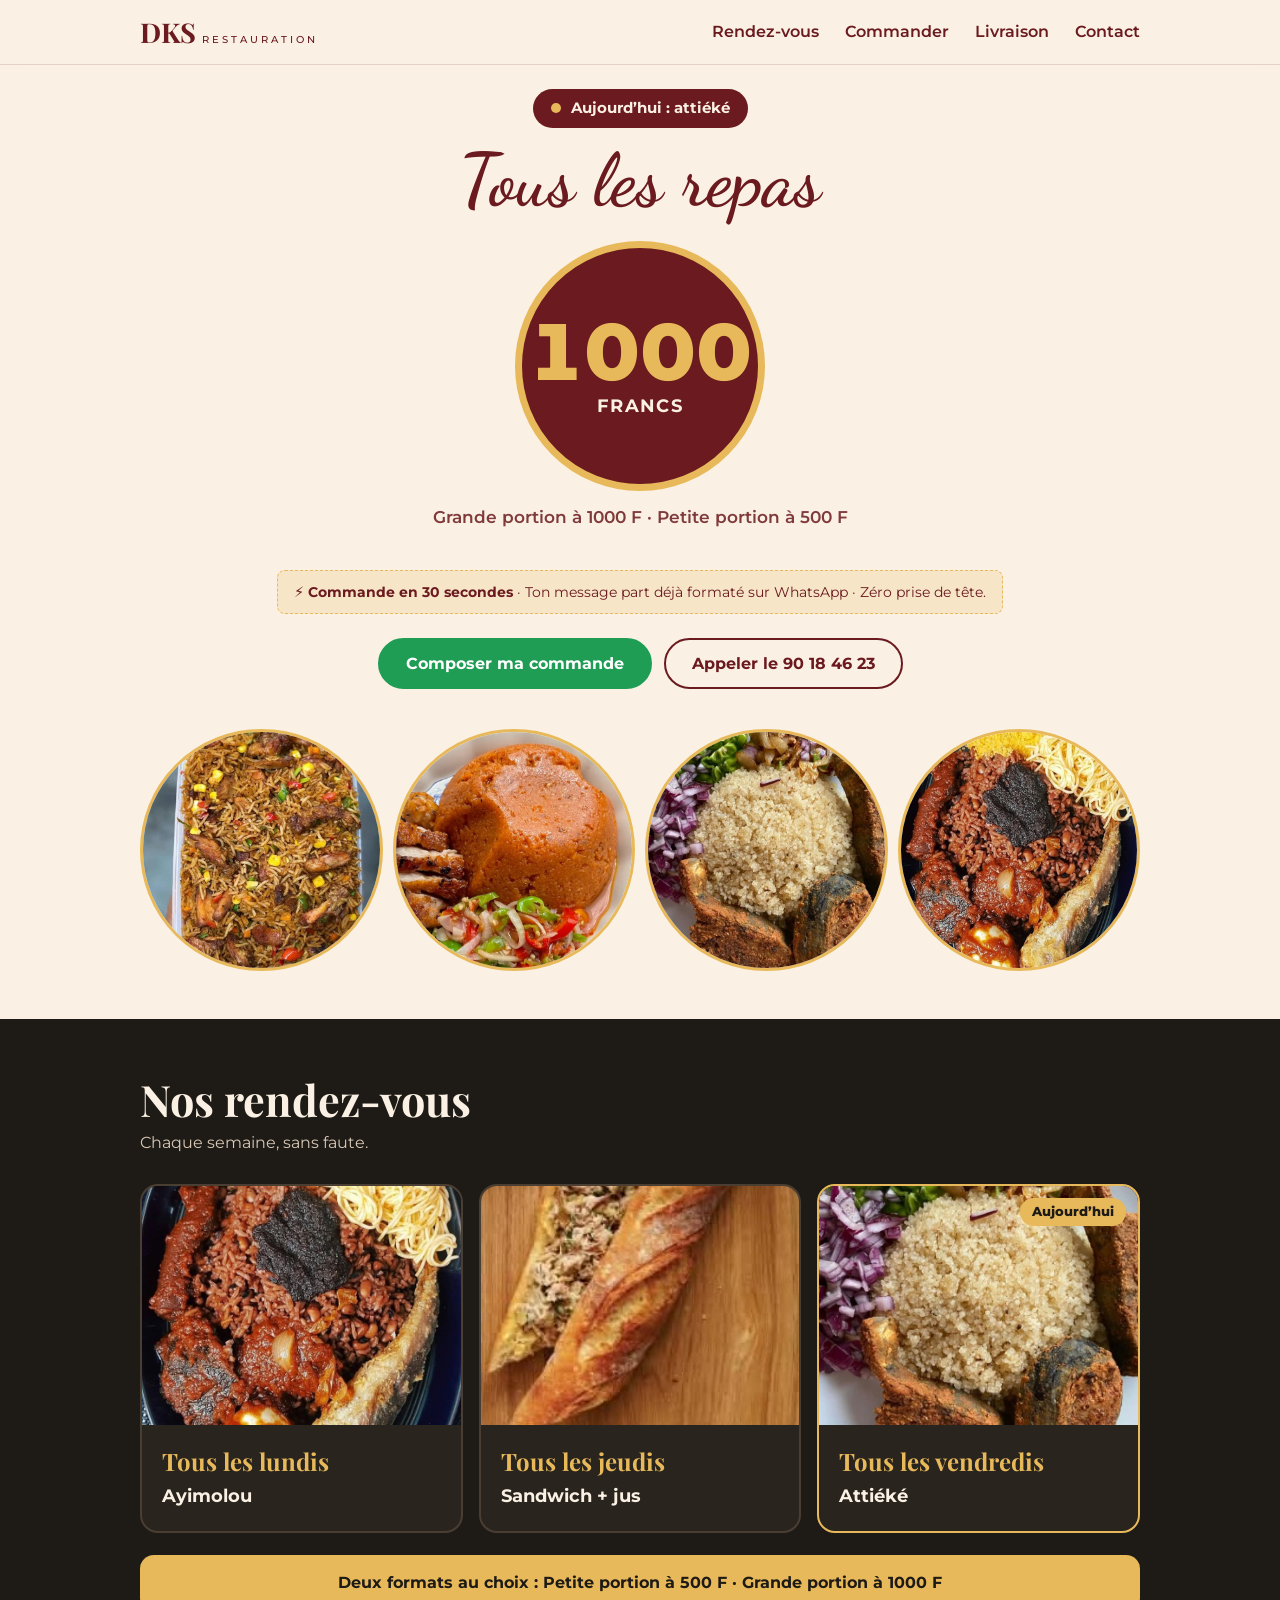
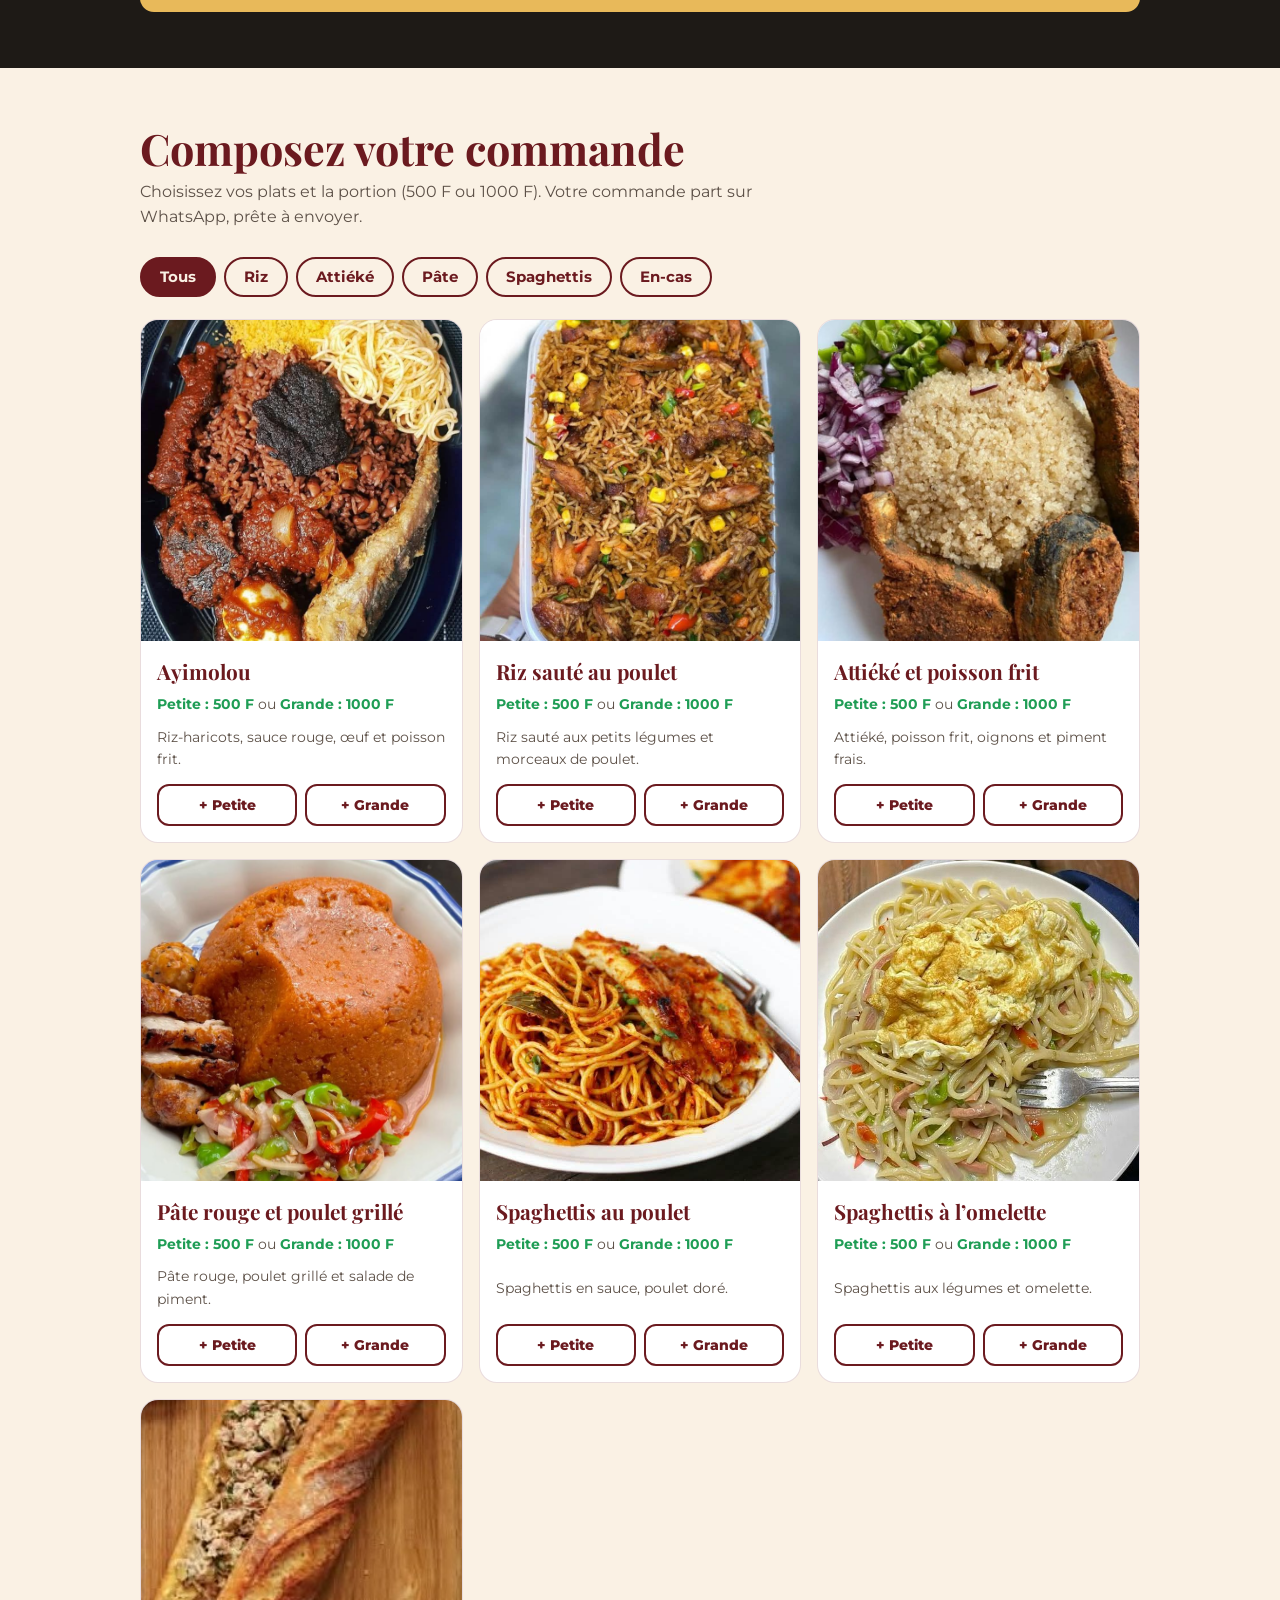
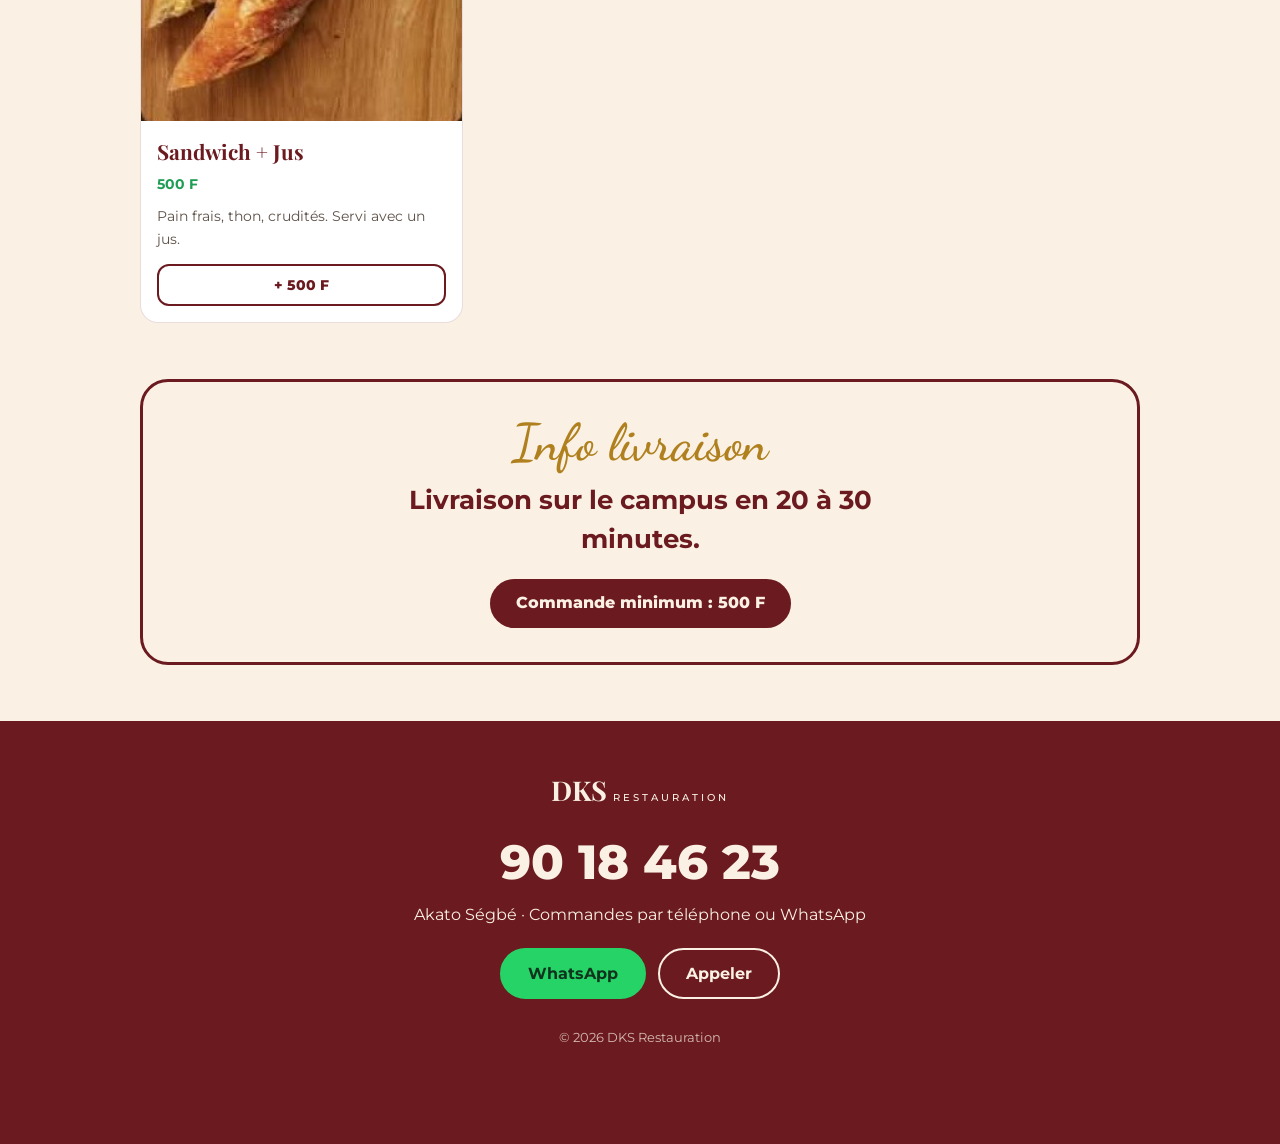
<file: dks-v2/index.html>
<!DOCTYPE html>
<html lang="fr">
<head>
<meta charset="utf-8">
<meta name="viewport" content="width=device-width, initial-scale=1">
<title>DKS Restauration – Commandez vos repas à Akato Ségbé</title>
<meta name="description" content="Tous les repas à 1000 F, plats dès 500 F. Composez votre commande et envoyez-la sur WhatsApp. Akato Ségbé, livraison sur le campus.">
<meta name="theme-color" content="#6b1a1f">
<link rel="preconnect" href="https://fonts.googleapis.com">
<link rel="preconnect" href="https://fonts.gstatic.com" crossorigin>
<link href="https://fonts.googleapis.com/css2?family=Dancing+Script:wght@600&family=Montserrat:wght@500;600;700;800&family=Playfair+Display:wght@600;700&display=swap" rel="stylesheet">
<link rel="stylesheet" href="css/style.css">
</head>
<body>
<script>document.documentElement.classList.add('js')</script>

<!-- Navigation avec Glassmorphism -->
<nav class="nav glass-nav" aria-label="Navigation principale">
  <div class="wrap nav-in">
    <a class="logo" href="#accueil">DKS<small>RESTAURATION</small></a>
    <button class="burger" type="button" aria-expanded="false" aria-controls="menu" aria-label="Ouvrir le menu"><span></span><span></span><span></span></button>
    <ul id="menu">
      <li><a href="#rendez-vous">Rendez-vous</a></li>
      <li><a href="#plats">Commander</a></li>
      <li><a href="#livraison">Livraison</a></li>
      <li><a href="#contact">Contact</a></li>
    </ul>
  </div>
  <div class="progress" id="progress"></div>
</nav>

<header class="hero" id="accueil">
  <div class="wrap">
    <p class="banner" id="banner"><i></i><span>Tous les repas à 1000 F</span></p>
    <h1 class="script">Tous les repas</h1>
    
    <div class="badge" role="img" aria-label="1000 francs"><b id="count" data-to="1000">1000</b><span>FRANCS</span></div>
    
    <p class="hero-note">Grande portion à 1000 F · Petite portion à 500 F</p>

    <p class="quick-proof">
      ⚡ <b>Commande en 30 secondes</b> · Ton message part déjà formaté sur WhatsApp · Zéro prise de tête.
    </p>

    <div class="cta">
      <a class="btn main" href="#plats">Composer ma commande</a>
      <a class="btn alt" href="tel:+22890184623">Appeler le 90 18 46 23</a>
    </div>
    
    <div class="strip">
      <img src="images/riz.jpg" alt="Riz sauté au poulet et petits légumes">
      <img src="images/pate.jpg" alt="Pâte rouge, poulet grillé et piment frais">
      <img src="images/attieke.jpg" alt="Attiéké, poisson frit et oignons">
      <img src="images/ayimolou.jpg" alt="Ayimolou avec œuf et poisson frit">
    </div>
  </div>
</header>

<section class="dark" id="rendez-vous">
  <div class="wrap">
    <h2 class="reveal">Nos rendez-vous</h2>
    <p class="lead reveal">Chaque semaine, sans faute.</p>
    <div class="days">
      <article class="day reveal" data-day="1"><img src="images/ayimolou.jpg" alt="Ayimolou"><div><p>Tous les lundis</p><h3>Ayimolou</h3></div></article>
      <article class="day reveal" data-day="4"><img src="images/sandwich.jpg" alt="Sandwich au thon"><div><p>Tous les jeudis</p><h3>Sandwich + jus</h3></div></article>
      <article class="day reveal" data-day="5"><img src="images/attieke.jpg" alt="Attiéké"><div><p>Tous les vendredis</p><h3>Attiéké</h3></div></article>
    </div>
    <div class="price reveal">Deux formats au choix : Petite portion à 500 F · Grande portion à 1000 F</div>
  </div>
</section>

<section class="plats" id="plats">
  <div class="wrap">
    <h2 class="reveal">Composez votre commande</h2>
    <p class="lead reveal">Choisissez vos plats et la portion (500 F ou 1000 F). Votre commande part sur WhatsApp, prête à envoyer.</p>
    <div class="chips" id="chips" role="group" aria-label="Filtrer les plats"></div>
    
    <!-- La grille qui va accueillir TOUS les plats (y compris le sandwich) -->
    <div class="grid" id="grid"></div>
    
    <noscript><p class="lead">Activez JavaScript pour commander ici, ou appelez le 90 18 46 23.</p></noscript>
  </div>
</section>

<section class="deliv" id="livraison">
  <div class="wrap">
    <div class="box reveal">
      <p class="script">Info livraison</p>
      <strong>Livraison sur le campus en 20 à 30 minutes.</strong>
      <span class="pill">Commande minimum : 500 F</span>
    </div>
  </div>
</section>

<footer id="contact">
  <div class="wrap">
    <div class="logo">DKS<small>RESTAURATION</small></div>
    <a class="tel" href="tel:+22890184623">90 18 46 23</a>
    <p>Akato Ségbé · Commandes par téléphone ou WhatsApp</p>
    <div class="cta">
      <a class="btn main" href="https://wa.me/22890184623" target="_blank" rel="noopener">WhatsApp</a>
      <a class="btn alt" href="tel:+22890184623">Appeler</a>
    </div>
    <small class="copy">© <span id="year">2026</span> DKS Restauration</small>
  </div>
</footer>

<!-- La nouvelle barre de panier fixe (remplace le FAB) -->
<div class="cart-bar" id="cart-bar" hidden>
  <div class="cart-bar-info">
    <b id="bar-n">0</b> article(s) · <b id="bar-t">0 F</b>
  </div>
  <button class="btn main" id="bar-open" type="button">Voir ma commande</button>
</div>

<div class="toast" id="toast" role="status" aria-live="polite"></div>

<dialog id="lightbox" aria-label="Photo agrandie">
  <button class="close" type="button" aria-label="Fermer">×</button>
  <button class="nav-btn prev" type="button" aria-label="Photo précédente">‹</button>
  <button class="nav-btn next" type="button" aria-label="Photo suivante">›</button>
  <img alt=""><p></p>
</dialog>

<!-- Dialog du panier avec Glassmorphism -->
<dialog id="cart" class="glass-cart" aria-label="Mon panier">
  <button class="close" type="button" aria-label="Fermer">×</button>
  <h3>Ma commande</h3>
  <ul id="lines"></ul>
  <p class="total">Total : <b id="total">0 F</b></p>
  <label>Votre prénom<input id="name" type="text" autocomplete="given-name" placeholder="Ex. Kossi"></label>
  <fieldset>
    <legend>Récupération</legend>
    <label class="radio"><input type="radio" name="mode" value="emporter" checked> Sur place / à emporter</label>
    <label class="radio"><input type="radio" name="mode" value="livraison"> Livraison sur le campus</label>
  </fieldset>
  <label id="place-wrap" hidden>Lieu de livraison sur le campus<input id="place" type="text" placeholder="Ex. Bâtiment B, salle 12"></label>
  <p class="warn" id="warn" hidden>La livraison commence à 500 F de commande.</p>
  <div class="cart-actions">
    <button class="btn alt" id="clear" type="button">Vider</button>
    <button class="btn main" id="send" type="button">Envoyer sur WhatsApp</button>
  </div>
</dialog>

<script src="js/main.js"></script>
</body>
</html>
</file>
<file: dks-v2/css/style.css>
:root {
  --wine: #6b1a1f;
  --cream: #faf1e4;
  --gold: #e8b95a;
  --ink: #1e1a16;
  --muted: #5d5148;
  --card: #2a241e;
  --green: #1f9d55;
}
*,
*::before,
*::after {
  box-sizing: border-box;
}
html {
  scroll-behavior: smooth;
  scroll-padding-top: 72px;
}
body {
  margin: 0;
  background: var(--cream);
  color: var(--wine);
  font-family: Montserrat, system-ui, sans-serif;
  line-height: 1.55;
}
img {
  max-width: 100%;
  display: block;
}
.wrap {
  max-width: 1040px;
  margin: 0 auto;
  padding: 0 20px;
}
a:focus-visible,
button:focus-visible,
input:focus-visible {
  outline: 3px solid var(--gold);
  outline-offset: 3px;
}

/* Navigation (Glassmorphism) */
.nav {
  position: sticky;
  top: 0;
  z-index: 20;
  background: rgba(250, 241, 228, 0.85);
  backdrop-filter: blur(10px);
  -webkit-backdrop-filter: blur(10px);
  border-bottom: 1px solid rgba(107, 26, 31, 0.15);
}
.nav-in {
  display: flex;
  align-items: center;
  justify-content: space-between;
  height: 64px;
}
.progress {
  position: absolute;
  left: 0;
  bottom: -1px;
  height: 3px;
  width: 0;
  background: var(--gold);
}
.logo {
  font-family: "Playfair Display", Georgia, serif;
  font-weight: 700;
  font-size: 1.7rem;
  color: var(--wine);
  text-decoration: none;
}
.logo small {
  font-family: Montserrat, sans-serif;
  font-weight: 500;
  font-size: 0.62rem;
  letter-spacing: 0.3em;
  margin-left: 0.6em;
}
.nav ul {
  list-style: none;
  display: flex;
  gap: 26px;
  margin: 0;
  padding: 0;
}
.nav ul a {
  color: var(--wine);
  font-weight: 600;
  text-decoration: none;
}
.nav ul a:hover {
  text-decoration: underline;
  text-underline-offset: 6px;
}
.burger {
  display: none;
  background: none;
  border: 0;
  padding: 10px;
  cursor: pointer;
}
.burger span {
  display: block;
  width: 24px;
  height: 3px;
  background: var(--wine);
  margin: 5px 0;
  border-radius: 2px;
  transition:
    transform 0.2s,
    opacity 0.2s;
}
.burger[aria-expanded="true"] span:nth-child(1) {
  transform: translateY(8px) rotate(45deg);
}
.burger[aria-expanded="true"] span:nth-child(2) {
  opacity: 0;
}
.burger[aria-expanded="true"] span:nth-child(3) {
  transform: translateY(-8px) rotate(-45deg);
}
@media (max-width: 700px) {
  .burger {
    display: block;
  }
  .nav ul {
    display: none;
    position: absolute;
    top: 64px;
    left: 0;
    right: 0;
    flex-direction: column;
    gap: 0;
    background: rgba(250, 241, 228, 0.95);
    backdrop-filter: blur(10px);
    -webkit-backdrop-filter: blur(10px);
    border-bottom: 1px solid rgba(107, 26, 31, 0.15);
  }
  .nav ul.open {
    display: flex;
  }
  .nav ul a {
    display: block;
    padding: 16px 20px;
  }
}

/* Boutons */
.btn {
  display: inline-block;
  padding: 14px 26px;
  border-radius: 999px;
  font:
    700 1rem Montserrat,
    sans-serif;
  text-decoration: none;
  border: 2px solid var(--wine);
  background: none;
  color: var(--wine);
  cursor: pointer;
  transition: transform 0.15s;
}
.btn:active {
  transform: scale(0.96);
}
.btn.main {
  background: var(--green);
  border-color: var(--green);
  color: #fff;
}
.btn:disabled {
  opacity: 0.45;
  cursor: not-allowed;
}
.cta {
  display: flex;
  flex-wrap: wrap;
  gap: 12px;
  justify-content: center;
}

/* Accueil */
.hero {
  text-align: center;
  padding: 24px 0 48px;
}
.banner {
  display: inline-flex;
  align-items: center;
  gap: 10px;
  margin: 0;
  padding: 8px 18px;
  border-radius: 999px;
  background: var(--wine);
  color: var(--cream);
  font-weight: 700;
  font-size: 0.92rem;
}
.banner i {
  width: 10px;
  height: 10px;
  border-radius: 50%;
  background: var(--gold);
  animation: pulse 1.6s infinite;
}
@keyframes pulse {
  0% {
    box-shadow: 0 0 0 0 rgba(232, 185, 90, 0.8);
  }
  100% {
    box-shadow: 0 0 0 12px rgba(232, 185, 90, 0);
  }
}
.script {
  font-family: "Dancing Script", cursive;
  font-weight: 600;
  font-size: clamp(2.8rem, 10vw, 4.6rem);
  line-height: 1.05;
  margin: 14px 0 22px;
}
.badge {
  width: min(250px, 64vw);
  aspect-ratio: 1;
  margin: 0 auto 28px;
  border-radius: 50%;
  background: var(--wine);
  border: 7px solid var(--gold);
  display: grid;
  place-content: center;
  color: var(--gold);
}
.badge b {
  font-weight: 800;
  font-size: clamp(3.4rem, 15vw, 5rem);
  line-height: 1;
  font-variant-numeric: tabular-nums;
}
.badge span {
  color: var(--cream);
  font-weight: 700;
  letter-spacing: 0.08em;
  font-size: 1.15rem;
}

/* AJOUT : Styles pour la note des portions et le bandeau anti-friction */
.hero-note {
  font-weight: 600;
  font-size: 1.05rem;
  color: var(--wine);
  margin: -15px 0 25px;
  opacity: 0.85;
}
.quick-proof {
  background: rgba(232, 185, 90, 0.2);
  color: var(--wine);
  padding: 10px 16px;
  border-radius: 8px;
  font-size: 0.9rem;
  display: inline-block;
  margin-bottom: 24px;
  border: 1px dashed var(--gold);
}

.js .hero .script,
.js .hero .badge,
.js .hero .cta,
.js .hero .strip {
  animation: rise 0.8s both;
}
.js .hero .badge {
  animation-delay: 0.15s;
}
.js .hero .cta {
  animation-delay: 0.3s;
}
.js .hero .strip {
  animation-delay: 0.45s;
}
@keyframes rise {
  from {
    opacity: 0;
    transform: translateY(22px);
  }
  to {
    opacity: 1;
    transform: none;
  }
}
.strip {
  display: grid;
  grid-template-columns: repeat(4, 1fr);
  gap: 10px;
  margin-top: 40px;
}
.strip img {
  aspect-ratio: 1;
  object-fit: cover;
  border-radius: 50%;
  border: 3px solid var(--gold);
  animation: float 5s ease-in-out infinite;
}
.strip img:nth-child(2) {
  animation-delay: -1.2s;
}
.strip img:nth-child(3) {
  animation-delay: -2.4s;
}
.strip img:nth-child(4) {
  animation-delay: -3.6s;
}
@keyframes float {
  50% {
    transform: translateY(-10px);
  }
}

h2 {
  font-family: "Playfair Display", Georgia, serif;
  font-size: clamp(1.9rem, 6vw, 2.7rem);
  line-height: 1.15;
  margin: 0 0 6px;
}
.lead {
  color: var(--muted);
  margin: 0 0 28px;
  max-width: 60ch;
}
.js .reveal {
  opacity: 0;
  transform: translateY(24px);
  transition:
    opacity 0.6s,
    transform 0.6s;
}
.js .reveal.in {
  opacity: 1;
  transform: none;
}

/* Rendez-vous */
.dark {
  background: var(--ink);
  color: var(--cream);
  padding: 56px 0;
}
.dark h2 {
  color: var(--cream);
}
.dark .lead {
  color: #d8c9b6;
}
.days {
  display: grid;
  gap: 16px;
  grid-template-columns: repeat(auto-fit, minmax(240px, 1fr));
}
.day {
  position: relative;
  background: var(--card);
  border: 2px solid #4a3e33;
  border-radius: 18px;
  overflow: hidden;
}
.day img {
  aspect-ratio: 4/3;
  object-fit: cover;
  width: 100%;
}
.day div {
  padding: 18px 20px 22px;
}
.day p {
  margin: 0;
  color: var(--gold);
  font-family: "Playfair Display", serif;
  font-size: 1.5rem;
  font-weight: 700;
}
.day h3 {
  margin: 2px 0 0;
  font-size: 1.1rem;
}
.day.today {
  border-color: var(--gold);
}
.day[data-tag]::after {
  content: attr(data-tag);
  position: absolute;
  top: 12px;
  right: 12px;
  background: var(--cream);
  color: var(--ink);
  font-weight: 800;
  font-size: 0.8rem;
  padding: 4px 12px;
  border-radius: 999px;
}
.day.today::after {
  background: var(--gold);
}
.price {
  margin-top: 22px;
  background: var(--gold);
  color: var(--ink);
  font-weight: 700;
  text-align: center;
  padding: 16px;
  border-radius: 14px;
}

/* Commander */
.plats {
  padding: 56px 0;
}
.chips {
  display: flex;
  gap: 8px;
  overflow-x: auto;
  padding-bottom: 10px;
  margin-bottom: 12px;
}
.chip {
  flex: none;
  padding: 9px 18px;
  border-radius: 999px;
  border: 2px solid var(--wine);
  background: none;
  color: var(--wine);
  font:
    700 0.92rem Montserrat,
    sans-serif;
  cursor: pointer;
}
.chip[aria-pressed="true"] {
  background: var(--wine);
  color: var(--cream);
}
.grid {
  display: grid;
  gap: 16px;
  grid-template-columns: repeat(auto-fill, minmax(250px, 1fr));
}
.dish {
  background: #fff;
  border-radius: 18px;
  overflow: hidden;
  border: 1px solid rgba(107, 26, 31, 0.15);
  display: flex;
  flex-direction: column;
  animation: rise 0.45s both;
}
.dish img {
  aspect-ratio: 1;
  object-fit: cover;
  width: 100%;
  cursor: zoom-in;
  transition: transform 0.3s;
}
.dish .ph {
  overflow: hidden;
}
.dish:hover img {
  transform: scale(1.05);
}
.dish .body {
  padding: 14px 16px 16px;
  display: flex;
  flex-direction: column;
  gap: 6px;
  flex: 1;
  color: var(--ink);
}
.dish h3 {
  margin: 0;
  font-family: "Playfair Display", serif;
  font-size: 1.3rem;
  color: var(--wine);
}

/* AJOUT : Style pour le prix sur la carte */
.price-line {
  font-size: 0.9rem;
  margin: 0 0 4px !important;
  color: var(--wine);
}
.price-line b {
  color: var(--green);
  font-weight: 700;
}

.dish p {
  margin: 0;
  font-size: 0.9rem;
  color: var(--muted);
  flex: 1;
}
.add {
  display: grid;
  grid-template-columns: 1fr 1fr;
  gap: 8px;
  margin-top: 8px;
}
/* MODIF : Taille de police réduite pour que "+ Petite" rentre bien */
.add button {
  padding: 11px 6px;
  border-radius: 12px;
  border: 2px solid var(--wine);
  background: none;
  color: var(--wine);
  font:
    800 0.85rem Montserrat,
    sans-serif;
  cursor: pointer;
  transition:
    background 0.15s,
    color 0.15s,
    transform 0.15s;
}
.add button:hover {
  background: var(--wine);
  color: var(--cream);
}
.add button:active {
  transform: scale(0.94);
}

/* Livraison */
.deliv {
  padding: 0 0 56px;
}
.box {
  border: 3px solid var(--wine);
  border-radius: 28px;
  padding: 34px 24px;
  text-align: center;
}
.box .script {
  font-size: clamp(2.2rem, 8vw, 3.2rem);
  color: #b0801e;
  margin: 0 0 10px;
}
.box strong {
  display: block;
  font-size: clamp(1.2rem, 4vw, 1.6rem);
  max-width: 520px;
  margin: 0 auto 20px;
}
.pill {
  display: inline-block;
  background: var(--wine);
  color: var(--cream);
  padding: 12px 26px;
  border-radius: 999px;
  font-weight: 800;
}

footer {
  background: var(--wine);
  color: var(--cream);
  text-align: center;
  padding: 48px 0 calc(96px + env(safe-area-inset-bottom, 0px));
}
footer .logo {
  color: inherit;
}
footer .tel {
  display: block;
  font-size: clamp(2rem, 9vw, 3rem);
  font-weight: 800;
  color: inherit;
  text-decoration: none;
  margin: 14px 0 4px;
}
footer p {
  margin: 0 0 20px;
}
footer .btn.alt {
  border-color: currentColor;
  color: inherit;
}
footer .btn.main {
  background: #25d366;
  border-color: #25d366;
  color: #10331d;
}
.copy {
  display: block;
  margin-top: 28px;
  opacity: 0.75;
}

/* MODIF : Remplacement du FAB par la Barre de Panier Fixe */
.cart-bar {
  position: fixed;
  left: 50%;
  transform: translateX(-50%);
  bottom: calc(16px + env(safe-area-inset-bottom, 0px));
  z-index: 30;
  display: flex;
  align-items: center;
  justify-content: space-between;
  width: calc(100% - 32px);
  max-width: 500px;
  background: rgba(31, 157, 85, 0.95);
  backdrop-filter: blur(10px);
  -webkit-backdrop-filter: blur(10px);
  border: 1px solid rgba(255, 255, 255, 0.4);
  padding: 12px 16px;
  border-radius: 16px;
  box-shadow: 0 8px 32px rgba(31, 157, 85, 0.4);
  animation: slide-up 0.3s ease-out;
}
.cart-bar[hidden] {
  display: none;
}
.cart-bar-info {
  color: #fff;
  font-size: 0.95rem;
}
.cart-bar-info b {
  font-size: 1.1rem;
}
.cart-bar .btn {
  padding: 10px 20px;
  font-size: 0.9rem;
  background: #fff;
  color: var(--green);
  border-color: #fff;
  box-shadow: none;
}
.cart-bar .btn:active {
  transform: scale(0.96);
}
@keyframes slide-up {
  from {
    transform: translate(-50%, 100%);
    opacity: 0;
  }
  to {
    transform: translate(-50%, 0);
    opacity: 1;
  }
}

/* Toast (responsive) */
.toast {
  position: fixed;
  left: 50%;
  bottom: 90px;
  transform: translate(-50%, 20px);
  background: var(--ink);
  color: var(--cream);
  padding: 10px 20px;
  border-radius: 999px;
  font-weight: 600;
  font-size: 0.9rem;
  opacity: 0;
  pointer-events: none;
  transition: 0.3s;
  z-index: 40;
  max-width: 90vw;
  white-space: normal;
  text-align: center;
}
.toast.show {
  opacity: 1;
  transform: translate(-50%, 0);
}

/* Fenêtres (Glassmorphism) */
dialog {
  border: 0;
  padding: 0;
  background: transparent;
  color: var(--cream);
}
dialog::backdrop {
  background: rgba(20, 12, 10, 0.6);
  backdrop-filter: blur(4px);
  -webkit-backdrop-filter: blur(4px);
}
.close {
  position: absolute;
  top: 10px;
  right: 10px;
  width: 42px;
  height: 42px;
  border-radius: 50%;
  border: 0;
  background: var(--gold);
  color: var(--ink);
  font-size: 1.6rem;
  line-height: 1;
  cursor: pointer;
  z-index: 2;
}
#lightbox {
  max-width: min(94vw, 720px);
  max-height: 94vh;
  overflow: visible;
  text-align: center;
  margin: auto;
}
#lightbox img {
  max-height: 76vh;
  margin: 0 auto;
  border-radius: 14px;
}
#lightbox p {
  margin: 12px 0 0;
  font-weight: 700;
}
#lightbox .close {
  top: -16px;
  right: -8px;
}
.nav-btn {
  position: absolute;
  top: 42%;
  width: 46px;
  height: 46px;
  border-radius: 50%;
  border: 0;
  background: rgba(250, 241, 228, 0.9);
  font-size: 1.8rem;
  cursor: pointer;
}
.prev {
  left: -10px;
}
.next {
  right: -10px;
}

/* Panier (Glassmorphism) */
#cart {
  width: min(94vw, 460px);
  max-height: 90vh;
  background: rgba(250, 241, 228, 0.9);
  backdrop-filter: blur(16px);
  -webkit-backdrop-filter: blur(16px);
  border: 1px solid rgba(255, 255, 255, 0.6);
  color: var(--ink);
  border-radius: 22px;
  padding: 24px 22px;
  margin: auto;
  box-shadow: 0 20px 40px rgba(0, 0, 0, 0.2);
  overflow-y: auto;
  overscroll-behavior: contain;
}
#cart h3 {
  margin: 0 0 12px;
  font-family: "Playfair Display", serif;
  font-size: 1.7rem;
  color: var(--wine);
}
#lines {
  list-style: none;
  margin: 0;
  padding: 0;
}
#lines li {
  display: grid;
  grid-template-columns: 1fr auto;
  gap: 2px 10px;
  padding: 10px 0;
  border-bottom: 1px solid rgba(107, 26, 31, 0.15);
}
#lines .nm {
  font-weight: 700;
}
#lines .sub {
  font-size: 0.85rem;
  color: var(--muted);
}
.stepper {
  grid-row: 1/3;
  grid-column: 2;
  display: flex;
  align-items: center;
  gap: 8px;
}
.stepper button {
  width: 32px;
  height: 32px;
  border-radius: 50%;
  border: 2px solid var(--wine);
  background: none;
  color: var(--wine);
  font-weight: 800;
  cursor: pointer;
}
.total {
  font-size: 1.2rem;
  margin: 14px 0;
  color: var(--wine);
}
#cart label {
  display: block;
  font-weight: 600;
  font-size: 0.9rem;
  margin-bottom: 12px;
}
#cart input[type="text"],
#cart input:not([type]) {
  display: block;
  width: 100%;
  margin-top: 4px;
  padding: 11px 12px;
  border-radius: 10px;
  border: 2px solid rgba(107, 26, 31, 0.3);
  font:
    500 1rem Montserrat,
    sans-serif;
  background: rgba(255, 255, 255, 0.7);
  backdrop-filter: blur(4px);
  -webkit-backdrop-filter: blur(4px);
}
fieldset {
  border: 0;
  padding: 0;
  margin: 0 0 12px;
}
legend {
  font-weight: 600;
  font-size: 0.9rem;
  margin-bottom: 6px;
}
#cart .radio {
  display: flex;
  gap: 8px;
  align-items: center;
  margin-bottom: 6px;
  font-weight: 500;
}
.warn {
  color: #a02020;
  font-weight: 600;
  font-size: 0.9rem;
  margin: 0 0 12px;
}
.cart-actions {
  display: flex;
  gap: 10px;
  justify-content: space-between;
}
.cart-actions .main {
  flex: 1;
}
.empty {
  color: var(--muted);
  padding: 12px 0;
}

@media (max-width: 520px) {
  .strip {
    gap: 6px;
  }
  .strip img {
    border-width: 2px;
  }
}
@media (prefers-reduced-motion: reduce) {
  html {
    scroll-behavior: auto;
  }
  *,
  *::before,
  *::after {
    animation: none !important;
    transition: none !important;
  }
  .js .reveal {
    opacity: 1;
    transform: none;
  }
}
</file>
